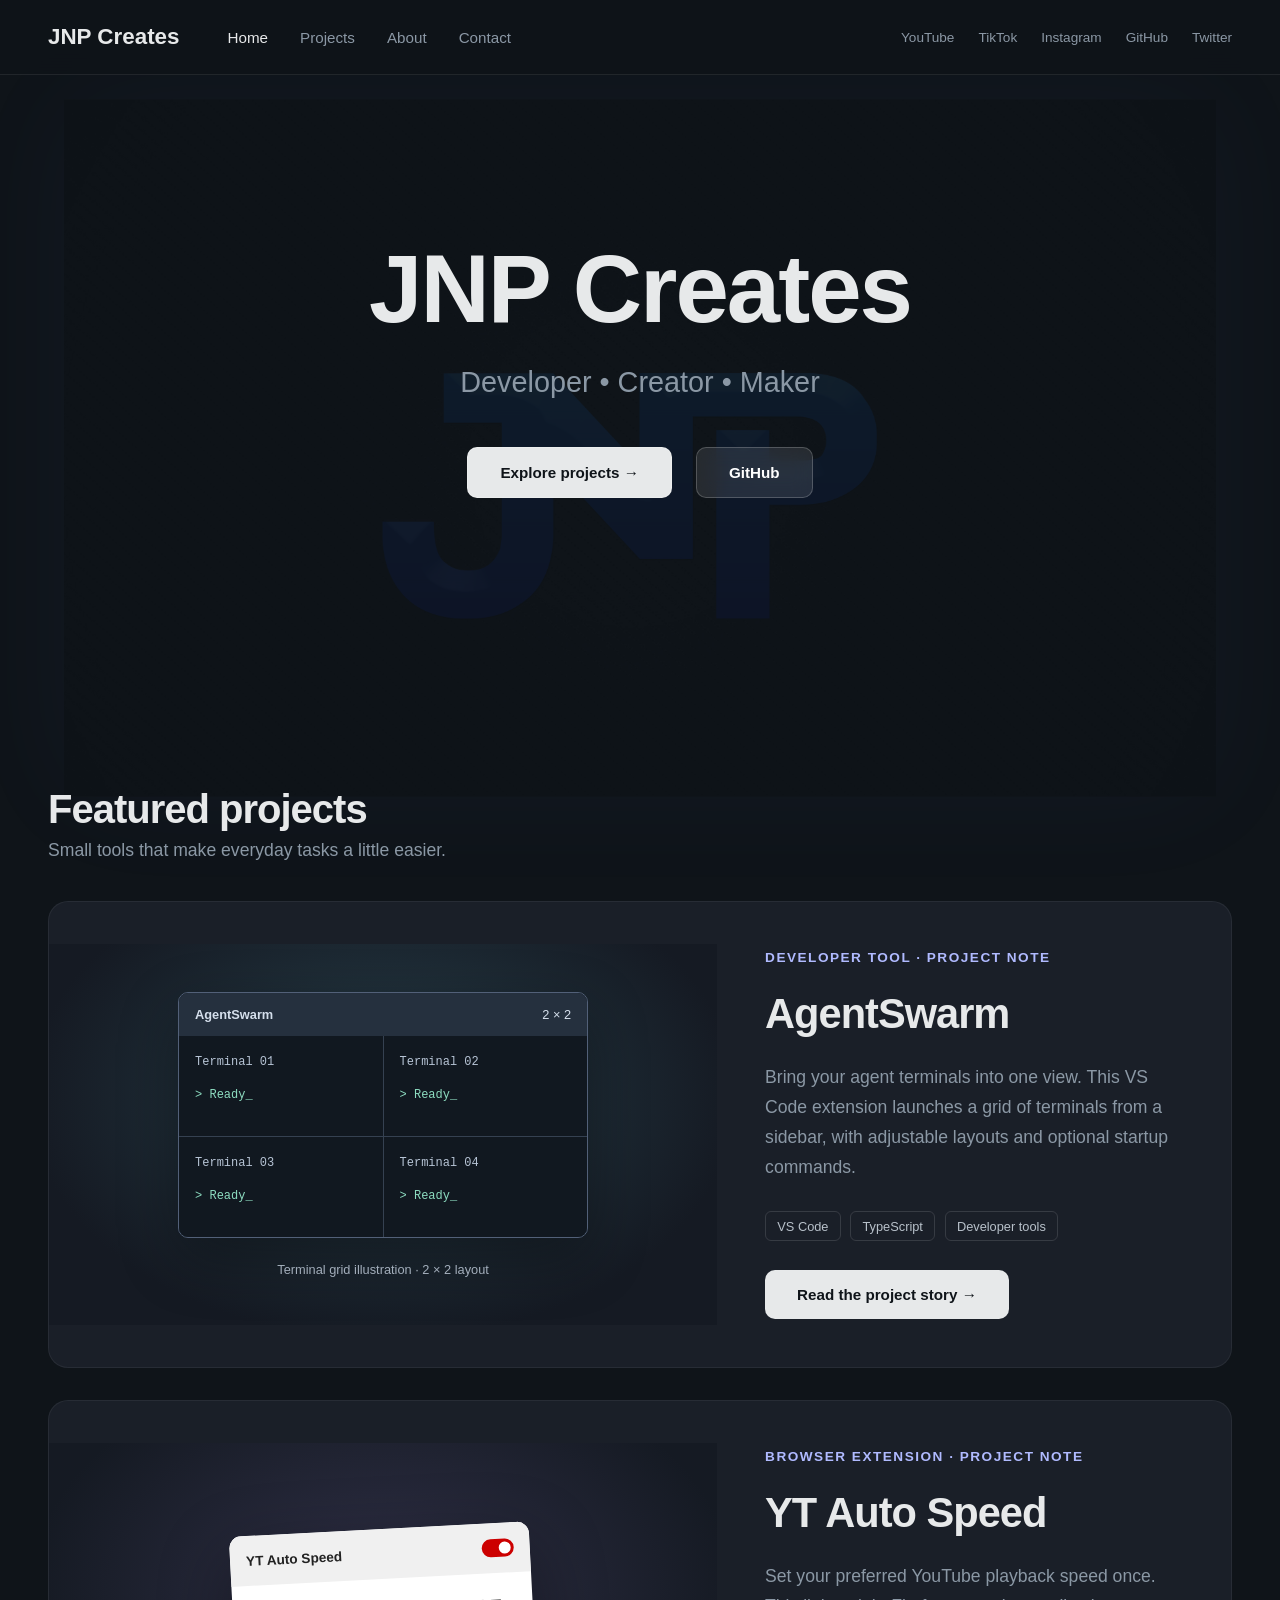
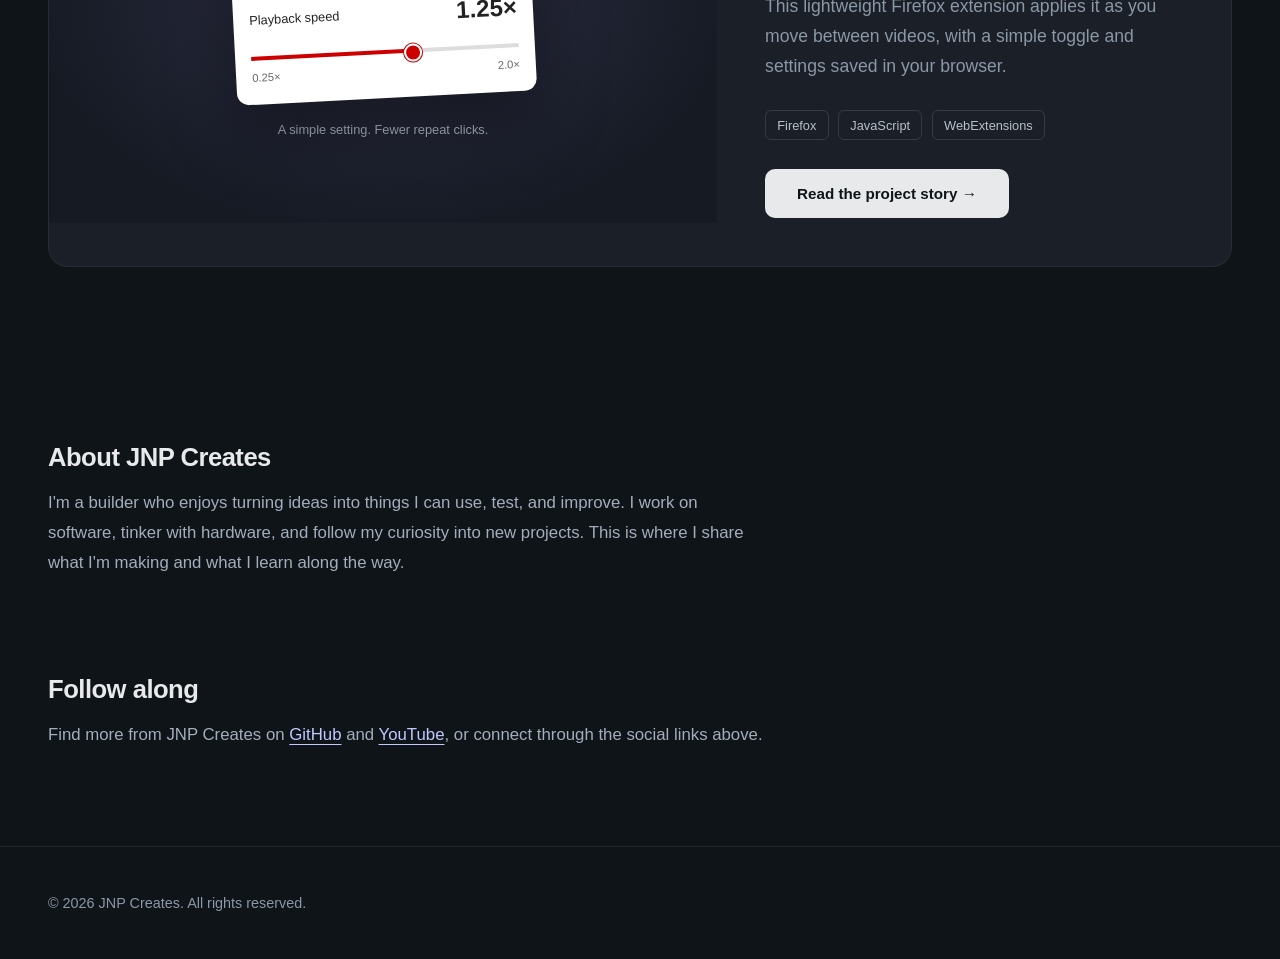
<file: index.html>
<!DOCTYPE html>
<html lang="en">
<head>
    <meta charset="UTF-8">
    <meta name="viewport" content="width=device-width, initial-scale=1.0">
    <title>JNP Creates - Developer &amp; Creator</title>
    <meta name="description" content="Small tools, creative projects, and notes on how they are built. Explore the latest work from JNP Creates.">
    <link rel="canonical" href="https://jnpcreates.com/">
    <meta property="og:type" content="website">
    <meta property="og:title" content="JNP Creates - Developer &amp; Creator">
    <meta property="og:description" content="Small tools, creative projects, and notes on how they are built. Explore the latest work from JNP Creates.">
    <meta property="og:url" content="https://jnpcreates.com/">
    <meta property="og:image" content="https://jnpcreates.com/jnp-logo.png">
    <link rel="icon" href="jnp-logo.png" type="image/png">
    <link rel="stylesheet" href="styles.css">
    <link rel="stylesheet" href="showcase.css">
</head>
<body>
    <a class="skip-link" href="#main">Skip to content</a>
    <div class="bg-logo" aria-hidden="true"><img src="jnp-logo.png" alt=""></div>
    <nav aria-label="Main navigation">
        <div class="nav-left">
            <a class="logo" href="index.html">JNP Creates</a>
            <div class="nav-tabs">
                <a href="index.html" class="active" aria-current="page">Home</a>
                <a href="projects.html">Projects</a>
                <a href="index.html#about">About</a>
                <a href="index.html#contact">Contact</a>
            </div>
        </div>
        <div class="social-nav">
            <a href="https://youtube.com/@jnpcreates" target="_blank" rel="noopener noreferrer">YouTube</a>
            <a href="https://tiktok.com/@jnpcreates" target="_blank" rel="noopener noreferrer">TikTok</a>
            <a href="https://instagram.com/jnp_creates" target="_blank" rel="noopener noreferrer">Instagram</a>
            <a href="https://github.com/jnpcreates" target="_blank" rel="noopener noreferrer">GitHub</a>
            <a href="https://twitter.com/jnpcreates" target="_blank" rel="noopener noreferrer">Twitter</a>
        </div>
    </nav>
    <main class="container" id="main">
        <section class="hero-section">
            <div class="hero-content">
                <h1>JNP Creates</h1>
                <p class="tagline">Developer &bull; Creator &bull; Maker</p>
                <div class="hero-social-links">
                    <a class="primary-link" href="projects.html">Explore projects &rarr;</a>
                    <a href="https://github.com/jnpcreates" target="_blank" rel="noopener noreferrer">GitHub</a>
                </div>
            </div>
        </section>
        <section class="work-section" id="work" aria-labelledby="featured-title">
            <div class="section-header"><h2 id="featured-title">Featured projects</h2><p>Small tools that make everyday tasks a little easier.</p></div>
            <article class="project-item">
    <div class="project-wrapper"><div class="project-grid">
        <figure class="project-visual swarm-visual" aria-label="Illustration of a two by two terminal grid">
    <div class="swarm-window" aria-hidden="true">
        <div class="swarm-titlebar"><strong>AgentSwarm</strong><span>2 &times; 2</span></div>
        <div class="swarm-grid">
            <div class="swarm-terminal"><span>Terminal 01</span><span class="swarm-prompt">&gt; Ready_</span></div>
            <div class="swarm-terminal"><span>Terminal 02</span><span class="swarm-prompt">&gt; Ready_</span></div>
            <div class="swarm-terminal"><span>Terminal 03</span><span class="swarm-prompt">&gt; Ready_</span></div>
            <div class="swarm-terminal"><span>Terminal 04</span><span class="swarm-prompt">&gt; Ready_</span></div>
        </div>
    </div>
    <figcaption class="visual-caption">Terminal grid illustration &middot; 2 &times; 2 layout</figcaption>
</figure>
        <div class="project-details">
            <p class="project-category">Developer tool &middot; Project note</p>
            <h3 class="project-name">AgentSwarm</h3>
            <p class="project-desc">Bring your agent terminals into one view. This VS Code extension launches a grid of terminals from a sidebar, with adjustable layouts and optional startup commands.</p>
            <ul class="tags" aria-label="Technologies"><li>VS Code</li><li>TypeScript</li><li>Developer tools</li></ul>
            <a href="projects/agentswarm.html" class="view-project-btn">Read the project story &rarr;</a>
        </div>
    </div></div>
</article>
            <article class="project-item">
    <div class="project-wrapper"><div class="project-grid">
        <figure class="project-visual" aria-label="Illustration of the YT Auto Speed popup">
    <div class="speed-popup" aria-hidden="true">
        <div class="popup-header"><span>YT Auto Speed</span><span class="popup-toggle"></span></div>
        <div class="popup-body">
            <div class="popup-speed"><span>Playback speed</span><strong>1.25&times;</strong></div>
            <div class="popup-track"></div>
            <div class="popup-range"><span>0.25&times;</span><span>2.0&times;</span></div>
        </div>
    </div>
    <figcaption class="visual-caption">A simple setting. Fewer repeat clicks.</figcaption>
</figure>
        <div class="project-details">
            <p class="project-category">Browser extension &middot; Project note</p>
            <h3 class="project-name">YT Auto Speed</h3>
            <p class="project-desc">Set your preferred YouTube playback speed once. This lightweight Firefox extension applies it as you move between videos, with a simple toggle and settings saved in your browser.</p>
            <ul class="tags" aria-label="Technologies"><li>Firefox</li><li>JavaScript</li><li>WebExtensions</li></ul>
            <a href="projects/yt-auto-speed.html" class="view-project-btn">Read the project story &rarr;</a>
        </div>
    </div></div>
</article>
        </section>
        <section class="info-section" id="about" aria-labelledby="about-title">
            <h2 id="about-title">About JNP Creates</h2>
            <p>I'm a builder who enjoys turning ideas into things I can use, test, and improve. I work on software, tinker with hardware, and follow my curiosity into new projects. This is where I share what I'm making and what I learn along the way.</p>
        </section>
        <section class="info-section" id="contact" aria-labelledby="contact-title">
            <h2 id="contact-title">Follow along</h2>
            <p>Find more from JNP Creates on <a href="https://github.com/jnpcreates" target="_blank" rel="noopener noreferrer">GitHub</a> and <a href="https://youtube.com/@jnpcreates" target="_blank" rel="noopener noreferrer">YouTube</a>, or connect through the social links above.</p>
        </section>
    </main>
    <footer class="footer-area"><div class="container"><p class="footer-copy">&copy; 2026 JNP Creates. All rights reserved.</p></div></footer>
</body>
</html>
</file>
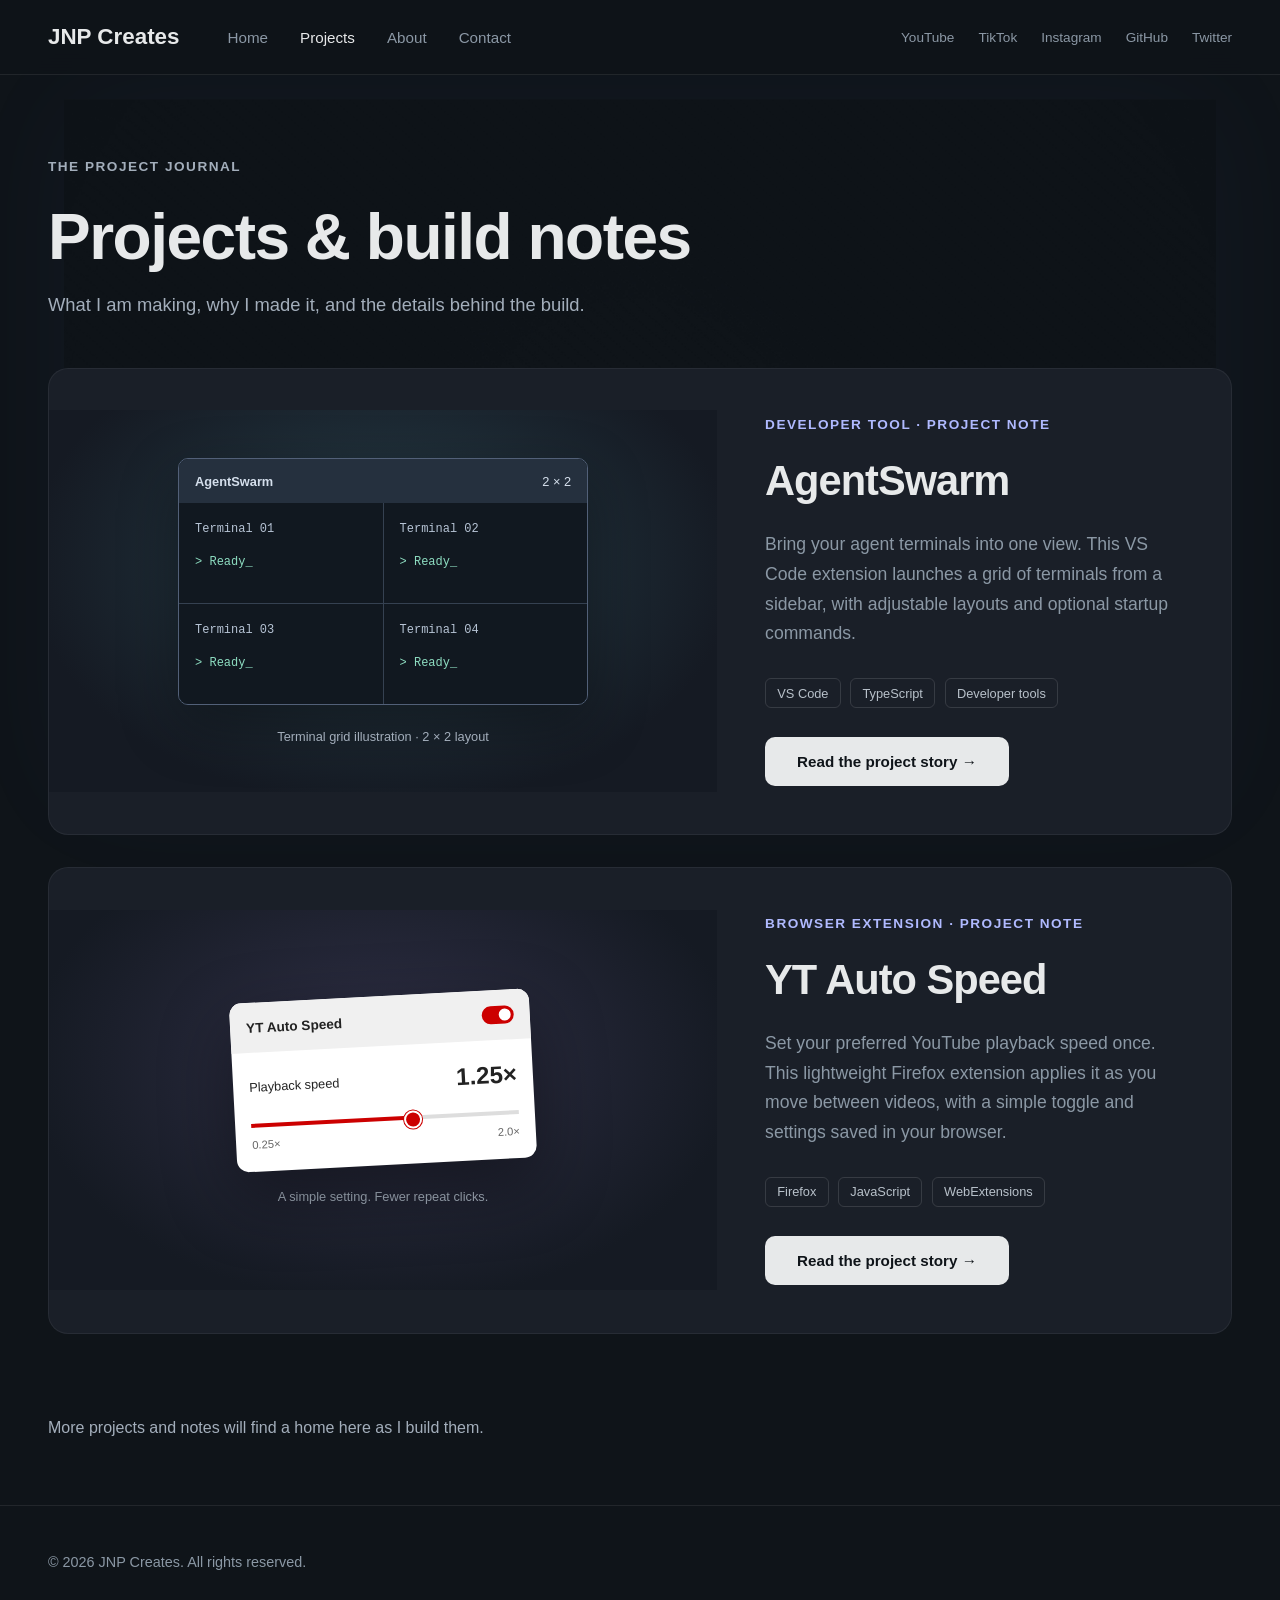
<file: projects.html>
<!DOCTYPE html>
<html lang="en">
<head>
    <meta charset="UTF-8">
    <meta name="viewport" content="width=device-width, initial-scale=1.0">
    <title>Projects &amp; Build Notes - JNP Creates</title>
    <meta name="description" content="Explore AgentSwarm, YT Auto Speed, and short build notes from JNP Creates.">
    <link rel="canonical" href="https://jnpcreates.com/projects.html">
    <meta property="og:type" content="website">
    <meta property="og:title" content="Projects &amp; Build Notes - JNP Creates">
    <meta property="og:description" content="Explore AgentSwarm, YT Auto Speed, and short build notes from JNP Creates.">
    <meta property="og:url" content="https://jnpcreates.com/projects.html">
    <meta property="og:image" content="https://jnpcreates.com/jnp-logo.png">
    <link rel="icon" href="jnp-logo.png" type="image/png">
    <link rel="stylesheet" href="styles.css">
    <link rel="stylesheet" href="showcase.css">
</head>
<body>
    <a class="skip-link" href="#main">Skip to content</a>
    <div class="bg-logo" aria-hidden="true"><img src="jnp-logo.png" alt=""></div>
    <nav aria-label="Main navigation">
        <div class="nav-left">
            <a class="logo" href="index.html">JNP Creates</a>
            <div class="nav-tabs">
                <a href="index.html">Home</a>
                <a href="projects.html" class="active" aria-current="page">Projects</a>
                <a href="index.html#about">About</a>
                <a href="index.html#contact">Contact</a>
            </div>
        </div>
        <div class="social-nav">
            <a href="https://youtube.com/@jnpcreates" target="_blank" rel="noopener noreferrer">YouTube</a>
            <a href="https://tiktok.com/@jnpcreates" target="_blank" rel="noopener noreferrer">TikTok</a>
            <a href="https://instagram.com/jnp_creates" target="_blank" rel="noopener noreferrer">Instagram</a>
            <a href="https://github.com/jnpcreates" target="_blank" rel="noopener noreferrer">GitHub</a>
            <a href="https://twitter.com/jnpcreates" target="_blank" rel="noopener noreferrer">Twitter</a>
        </div>
    </nav>
    <main class="container" id="main">
        <header class="page-header">
            <p class="project-category">The project journal</p>
            <h1>Projects &amp; build notes</h1>
            <p>What I am making, why I made it, and the details behind the build.</p>
        </header>
        <section class="projects-list" aria-label="Project stories">
            <article class="project-item">
    <div class="project-wrapper"><div class="project-grid">
        <figure class="project-visual swarm-visual" aria-label="Illustration of a two by two terminal grid">
    <div class="swarm-window" aria-hidden="true">
        <div class="swarm-titlebar"><strong>AgentSwarm</strong><span>2 &times; 2</span></div>
        <div class="swarm-grid">
            <div class="swarm-terminal"><span>Terminal 01</span><span class="swarm-prompt">&gt; Ready_</span></div>
            <div class="swarm-terminal"><span>Terminal 02</span><span class="swarm-prompt">&gt; Ready_</span></div>
            <div class="swarm-terminal"><span>Terminal 03</span><span class="swarm-prompt">&gt; Ready_</span></div>
            <div class="swarm-terminal"><span>Terminal 04</span><span class="swarm-prompt">&gt; Ready_</span></div>
        </div>
    </div>
    <figcaption class="visual-caption">Terminal grid illustration &middot; 2 &times; 2 layout</figcaption>
</figure>
        <div class="project-details">
            <p class="project-category">Developer tool &middot; Project note</p>
            <h2 class="project-name">AgentSwarm</h2>
            <p class="project-desc">Bring your agent terminals into one view. This VS Code extension launches a grid of terminals from a sidebar, with adjustable layouts and optional startup commands.</p>
            <ul class="tags" aria-label="Technologies"><li>VS Code</li><li>TypeScript</li><li>Developer tools</li></ul>
            <a href="projects/agentswarm.html" class="view-project-btn">Read the project story &rarr;</a>
        </div>
    </div></div>
</article>
            <article class="project-item">
    <div class="project-wrapper"><div class="project-grid">
        <figure class="project-visual" aria-label="Illustration of the YT Auto Speed popup">
    <div class="speed-popup" aria-hidden="true">
        <div class="popup-header"><span>YT Auto Speed</span><span class="popup-toggle"></span></div>
        <div class="popup-body">
            <div class="popup-speed"><span>Playback speed</span><strong>1.25&times;</strong></div>
            <div class="popup-track"></div>
            <div class="popup-range"><span>0.25&times;</span><span>2.0&times;</span></div>
        </div>
    </div>
    <figcaption class="visual-caption">A simple setting. Fewer repeat clicks.</figcaption>
</figure>
        <div class="project-details">
            <p class="project-category">Browser extension &middot; Project note</p>
            <h2 class="project-name">YT Auto Speed</h2>
            <p class="project-desc">Set your preferred YouTube playback speed once. This lightweight Firefox extension applies it as you move between videos, with a simple toggle and settings saved in your browser.</p>
            <ul class="tags" aria-label="Technologies"><li>Firefox</li><li>JavaScript</li><li>WebExtensions</li></ul>
            <a href="projects/yt-auto-speed.html" class="view-project-btn">Read the project story &rarr;</a>
        </div>
    </div></div>
</article>
        </section>
        <p class="journal-note">More projects and notes will find a home here as I build them.</p>
    </main>
    <footer class="footer-area"><div class="container"><p class="footer-copy">&copy; 2026 JNP Creates. All rights reserved.</p></div></footer>
</body>
</html>
</file>
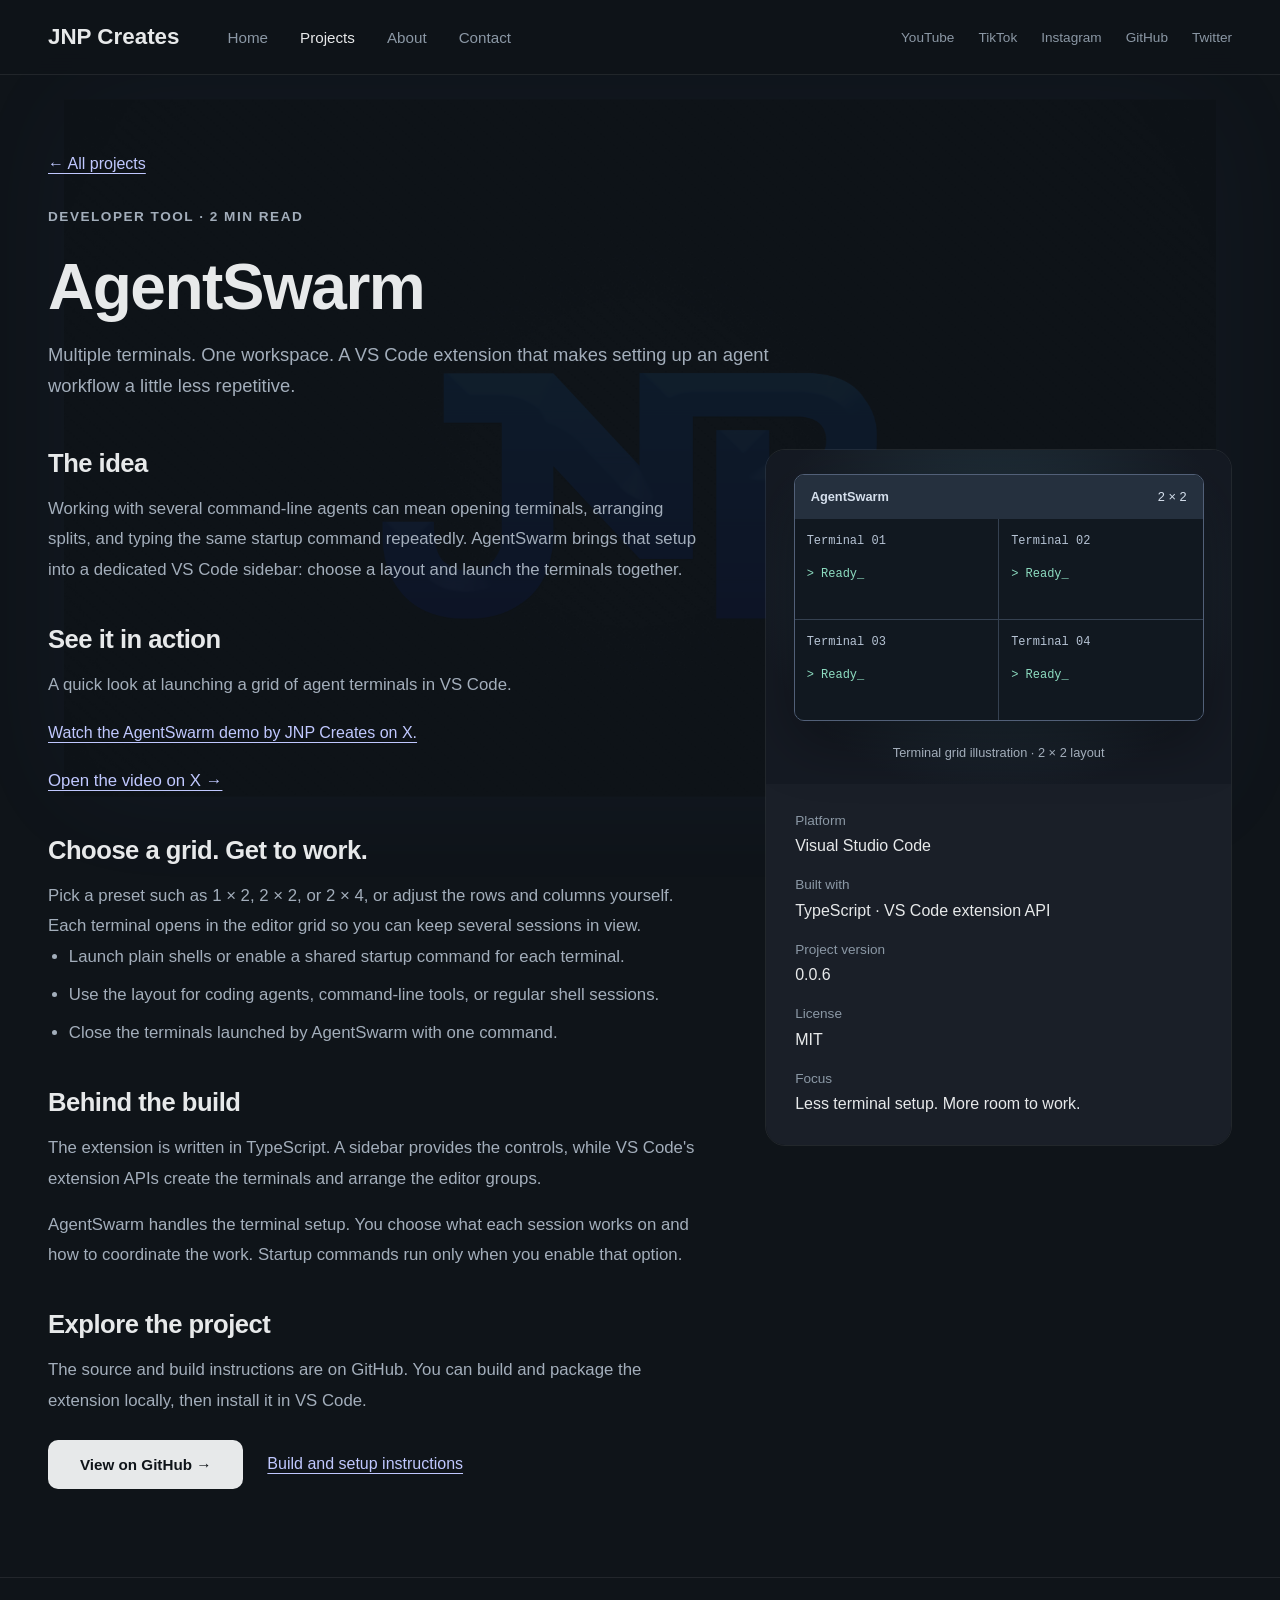
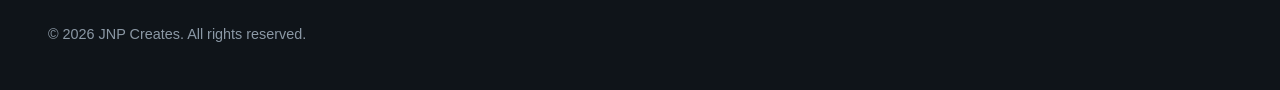
<file: projects/agentswarm.html>
<!DOCTYPE html>
<html lang="en">
<head>
    <meta charset="UTF-8">
    <meta name="viewport" content="width=device-width, initial-scale=1.0">
    <title>AgentSwarm - JNP Creates</title>
    <meta name="description" content="AgentSwarm is a VS Code extension for launching grids of agent terminals. A short look at the workflow, layout controls, and build.">
    <link rel="canonical" href="https://jnpcreates.com/projects/agentswarm.html">
    <meta property="og:type" content="article">
    <meta property="og:title" content="AgentSwarm - JNP Creates">
    <meta property="og:description" content="AgentSwarm is a VS Code extension for launching grids of agent terminals. A short look at the workflow, layout controls, and build.">
    <meta property="og:url" content="https://jnpcreates.com/projects/agentswarm.html">
    <meta property="og:image" content="https://jnpcreates.com/jnp-logo.png">
    <link rel="icon" href="../jnp-logo.png" type="image/png">
    <link rel="stylesheet" href="../styles.css">
    <link rel="stylesheet" href="../showcase.css">
</head>
<body>
    <a class="skip-link" href="#main">Skip to content</a>
    <div class="bg-logo" aria-hidden="true"><img src="../jnp-logo.png" alt=""></div>
    <nav aria-label="Main navigation">
        <div class="nav-left">
            <a class="logo" href="../index.html">JNP Creates</a>
            <div class="nav-tabs">
                <a href="../index.html">Home</a>
                <a href="../projects.html" class="active">Projects</a>
                <a href="../index.html#about">About</a>
                <a href="../index.html#contact">Contact</a>
            </div>
        </div>
        <div class="social-nav">
            <a href="https://youtube.com/@jnpcreates" target="_blank" rel="noopener noreferrer">YouTube</a>
            <a href="https://tiktok.com/@jnpcreates" target="_blank" rel="noopener noreferrer">TikTok</a>
            <a href="https://instagram.com/jnp_creates" target="_blank" rel="noopener noreferrer">Instagram</a>
            <a href="https://github.com/jnpcreates" target="_blank" rel="noopener noreferrer">GitHub</a>
            <a href="https://twitter.com/jnpcreates" target="_blank" rel="noopener noreferrer">Twitter</a>
        </div>
    </nav>
    <main class="container" id="main">
        <header class="page-header">
            <a class="back-link" href="../projects.html">&larr; All projects</a>
            <p class="project-category">Developer tool &middot; 2 min read</p>
            <h1>AgentSwarm</h1>
            <p>Multiple terminals. One workspace. A VS Code extension that makes setting up an agent workflow a little less repetitive.</p>
        </header>
        <div class="article-layout">
            <article class="article-body" aria-label="Project story">
                <section aria-labelledby="idea-title">
                    <h2 id="idea-title">The idea</h2>
                    <p>Working with several command-line agents can mean opening terminals, arranging splits, and typing the same startup command repeatedly. AgentSwarm brings that setup into a dedicated VS Code sidebar: choose a layout and launch the terminals together.</p>
                </section>
                <section class="demo-section" aria-labelledby="demo-title">
                    <h2 id="demo-title">See it in action</h2>
                    <p>A quick look at launching a grid of agent terminals in VS Code.</p>
                    <blockquote class="twitter-tweet" data-theme="dark" data-dnt="true" data-conversation="none">
                        <a href="https://x.com/JNPCreates/status/2064883239492235755">Watch the AgentSwarm demo by JNP Creates on X.</a>
                    </blockquote>
                    <p><a href="https://x.com/JNPCreates/status/2064883239492235755/video/1" target="_blank" rel="noopener noreferrer">Open the video on X &rarr;</a></p>
                </section>
                <section aria-labelledby="workflow-title">
                    <h2 id="workflow-title">Choose a grid. Get to work.</h2>
                    <p>Pick a preset such as 1 &times; 2, 2 &times; 2, or 2 &times; 4, or adjust the rows and columns yourself. Each terminal opens in the editor grid so you can keep several sessions in view.</p>
                    <ul>
                        <li>Launch plain shells or enable a shared startup command for each terminal.</li>
                        <li>Use the layout for coding agents, command-line tools, or regular shell sessions.</li>
                        <li>Close the terminals launched by AgentSwarm with one command.</li>
                    </ul>
                </section>
                <section aria-labelledby="build-title">
                    <h2 id="build-title">Behind the build</h2>
                    <p>The extension is written in TypeScript. A sidebar provides the controls, while VS Code's extension APIs create the terminals and arrange the editor groups.</p>
                    <p>AgentSwarm handles the terminal setup. You choose what each session works on and how to coordinate the work. Startup commands run only when you enable that option.</p>
                </section>
                <section aria-labelledby="source-title">
                    <h2 id="source-title">Explore the project</h2>
                    <p>The source and build instructions are on GitHub. You can build and package the extension locally, then install it in VS Code.</p>
                    <div class="project-actions">
                        <a class="view-project-btn" href="https://github.com/JNPCreates/agentswarm-vscode" target="_blank" rel="noopener noreferrer">View on GitHub &rarr;</a>
                        <a href="https://github.com/JNPCreates/agentswarm-vscode#build-from-source" target="_blank" rel="noopener noreferrer">Build and setup instructions</a>
                    </div>
                </section>
            </article>
            <aside class="article-aside" aria-label="Project details">
                <figure class="project-visual swarm-visual" aria-label="Illustration of a two by two terminal grid">
    <div class="swarm-window" aria-hidden="true">
        <div class="swarm-titlebar"><strong>AgentSwarm</strong><span>2 &times; 2</span></div>
        <div class="swarm-grid">
            <div class="swarm-terminal"><span>Terminal 01</span><span class="swarm-prompt">&gt; Ready_</span></div>
            <div class="swarm-terminal"><span>Terminal 02</span><span class="swarm-prompt">&gt; Ready_</span></div>
            <div class="swarm-terminal"><span>Terminal 03</span><span class="swarm-prompt">&gt; Ready_</span></div>
            <div class="swarm-terminal"><span>Terminal 04</span><span class="swarm-prompt">&gt; Ready_</span></div>
        </div>
    </div>
    <figcaption class="visual-caption">Terminal grid illustration &middot; 2 &times; 2 layout</figcaption>
</figure>
                <dl class="project-facts">
                    <dt>Platform</dt><dd>Visual Studio Code</dd>
                    <dt>Built with</dt><dd>TypeScript &middot; VS Code extension API</dd>
                    <dt>Project version</dt><dd>0.0.6</dd>
                    <dt>License</dt><dd>MIT</dd>
                    <dt>Focus</dt><dd>Less terminal setup. More room to work.</dd>
                </dl>
            </aside>
        </div>
    </main>
    <footer class="footer-area"><div class="container"><p class="footer-copy">&copy; 2026 JNP Creates. All rights reserved.</p></div></footer>
    <script async src="https://platform.twitter.com/widgets.js" charset="utf-8"></script>
</body>
</html>
</file>
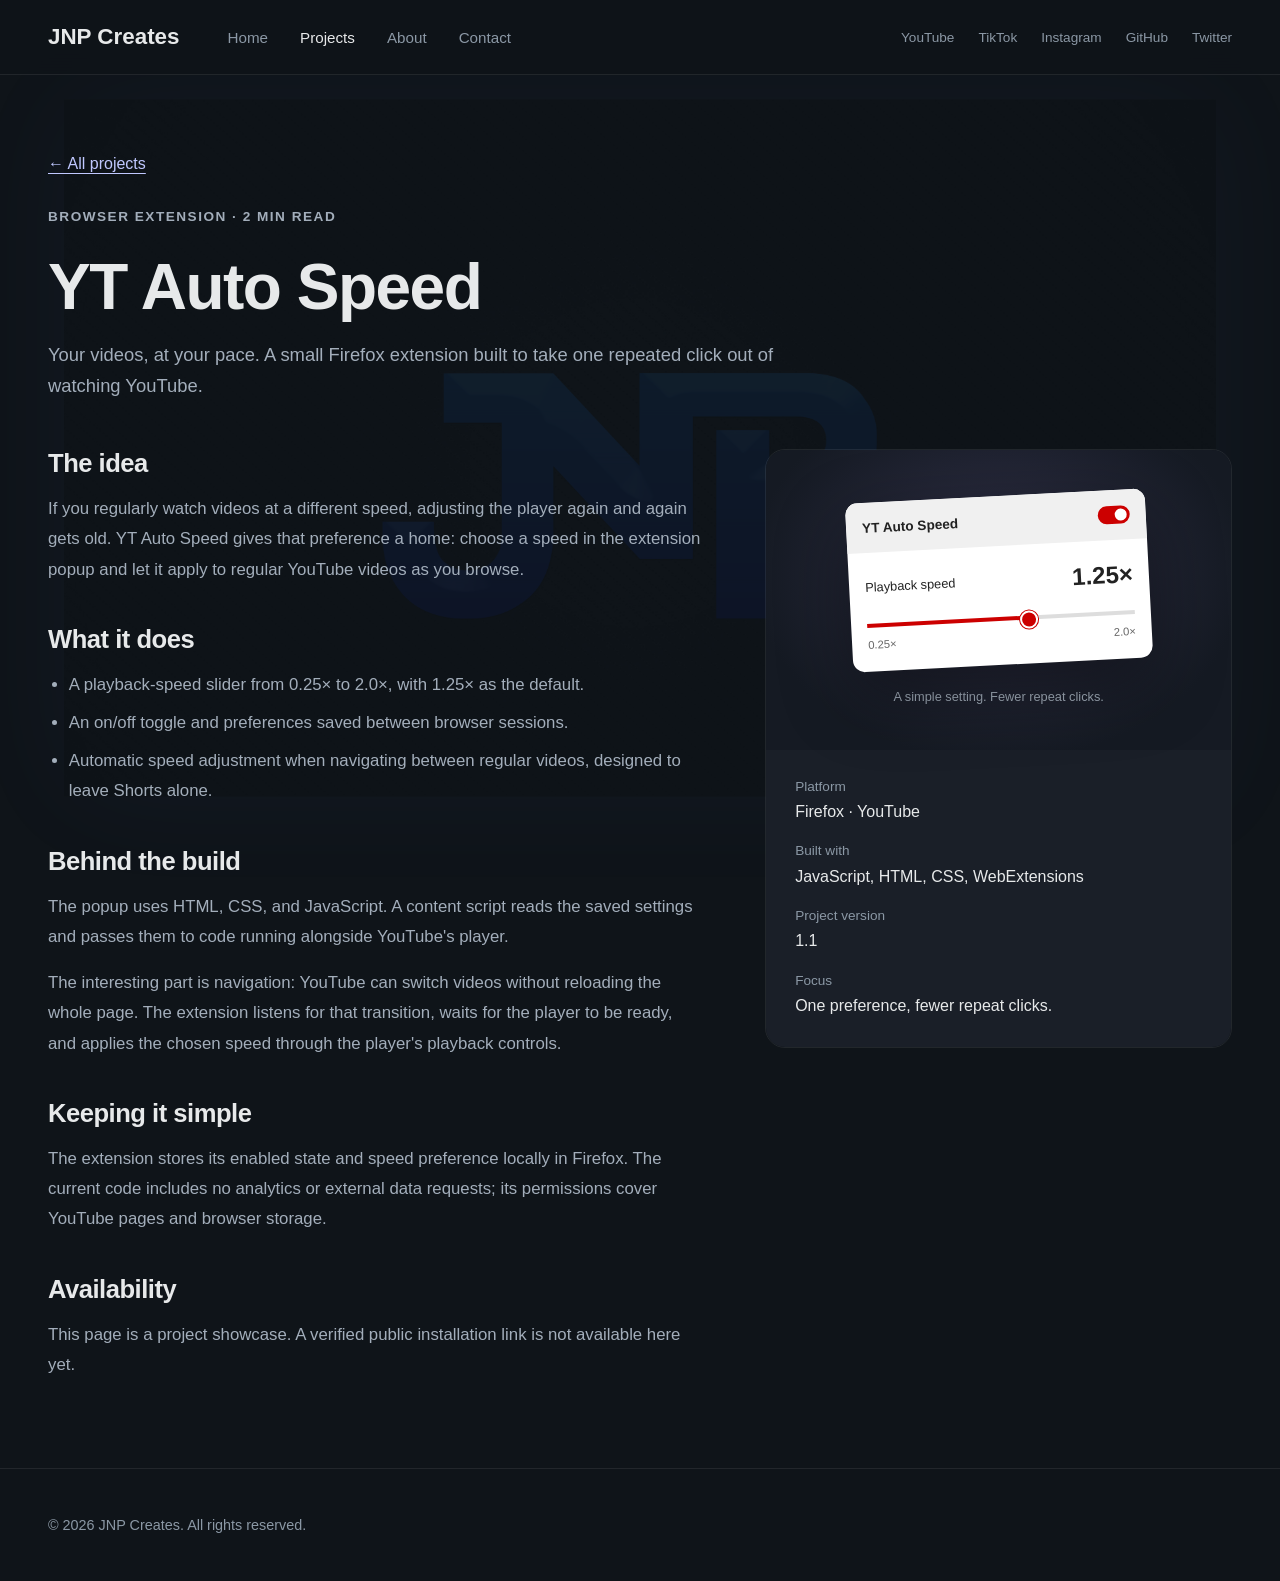
<file: projects/yt-auto-speed.html>
<!DOCTYPE html>
<html lang="en">
<head>
    <meta charset="UTF-8">
    <meta name="viewport" content="width=device-width, initial-scale=1.0">
    <title>YT Auto Speed - JNP Creates</title>
    <meta name="description" content="A lightweight Firefox extension that remembers your preferred YouTube playback speed. A short project note on the idea, features, and implementation.">
    <link rel="canonical" href="https://jnpcreates.com/projects/yt-auto-speed.html">
    <meta property="og:type" content="article">
    <meta property="og:title" content="YT Auto Speed - JNP Creates">
    <meta property="og:description" content="A lightweight Firefox extension that remembers your preferred YouTube playback speed. A short project note on the idea, features, and implementation.">
    <meta property="og:url" content="https://jnpcreates.com/projects/yt-auto-speed.html">
    <meta property="og:image" content="https://jnpcreates.com/jnp-logo.png">
    <link rel="icon" href="../jnp-logo.png" type="image/png">
    <link rel="stylesheet" href="../styles.css">
    <link rel="stylesheet" href="../showcase.css">
</head>
<body>
    <a class="skip-link" href="#main">Skip to content</a>
    <div class="bg-logo" aria-hidden="true"><img src="../jnp-logo.png" alt=""></div>
    <nav aria-label="Main navigation">
        <div class="nav-left">
            <a class="logo" href="../index.html">JNP Creates</a>
            <div class="nav-tabs">
                <a href="../index.html">Home</a>
                <a href="../projects.html" class="active">Projects</a>
                <a href="../index.html#about">About</a>
                <a href="../index.html#contact">Contact</a>
            </div>
        </div>
        <div class="social-nav">
            <a href="https://youtube.com/@jnpcreates" target="_blank" rel="noopener noreferrer">YouTube</a>
            <a href="https://tiktok.com/@jnpcreates" target="_blank" rel="noopener noreferrer">TikTok</a>
            <a href="https://instagram.com/jnp_creates" target="_blank" rel="noopener noreferrer">Instagram</a>
            <a href="https://github.com/jnpcreates" target="_blank" rel="noopener noreferrer">GitHub</a>
            <a href="https://twitter.com/jnpcreates" target="_blank" rel="noopener noreferrer">Twitter</a>
        </div>
    </nav>
    <main class="container" id="main">
        <header class="page-header">
            <a class="back-link" href="../projects.html">&larr; All projects</a>
            <p class="project-category">Browser extension &middot; 2 min read</p>
            <h1>YT Auto Speed</h1>
            <p>Your videos, at your pace. A small Firefox extension built to take one repeated click out of watching YouTube.</p>
        </header>
        <div class="article-layout">
            <article class="article-body" aria-label="Project story">
                <section aria-labelledby="idea-title">
                    <h2 id="idea-title">The idea</h2>
                    <p>If you regularly watch videos at a different speed, adjusting the player again and again gets old. YT Auto Speed gives that preference a home: choose a speed in the extension popup and let it apply to regular YouTube videos as you browse.</p>
                </section>
                <section aria-labelledby="features-title">
                    <h2 id="features-title">What it does</h2>
                    <ul>
                        <li>A playback-speed slider from 0.25&times; to 2.0&times;, with 1.25&times; as the default.</li>
                        <li>An on/off toggle and preferences saved between browser sessions.</li>
                        <li>Automatic speed adjustment when navigating between regular videos, designed to leave Shorts alone.</li>
                    </ul>
                </section>
                <section aria-labelledby="build-title">
                    <h2 id="build-title">Behind the build</h2>
                    <p>The popup uses HTML, CSS, and JavaScript. A content script reads the saved settings and passes them to code running alongside YouTube's player.</p>
                    <p>The interesting part is navigation: YouTube can switch videos without reloading the whole page. The extension listens for that transition, waits for the player to be ready, and applies the chosen speed through the player's playback controls.</p>
                </section>
                <section aria-labelledby="privacy-title">
                    <h2 id="privacy-title">Keeping it simple</h2>
                    <p>The extension stores its enabled state and speed preference locally in Firefox. The current code includes no analytics or external data requests; its permissions cover YouTube pages and browser storage.</p>
                </section>
                <section aria-labelledby="availability-title">
                    <h2 id="availability-title">Availability</h2>
                    <p>This page is a project showcase. A verified public installation link is not available here yet.</p>
                </section>
            </article>
            <aside class="article-aside" aria-label="Project details">
                <figure class="project-visual" aria-label="Illustration of the YT Auto Speed popup">
    <div class="speed-popup" aria-hidden="true">
        <div class="popup-header"><span>YT Auto Speed</span><span class="popup-toggle"></span></div>
        <div class="popup-body">
            <div class="popup-speed"><span>Playback speed</span><strong>1.25&times;</strong></div>
            <div class="popup-track"></div>
            <div class="popup-range"><span>0.25&times;</span><span>2.0&times;</span></div>
        </div>
    </div>
    <figcaption class="visual-caption">A simple setting. Fewer repeat clicks.</figcaption>
</figure>
                <dl class="project-facts">
                    <dt>Platform</dt><dd>Firefox &middot; YouTube</dd>
                    <dt>Built with</dt><dd>JavaScript, HTML, CSS, WebExtensions</dd>
                    <dt>Project version</dt><dd>1.1</dd>
                    <dt>Focus</dt><dd>One preference, fewer repeat clicks.</dd>
                </dl>
            </aside>
        </div>
    </main>
    <footer class="footer-area"><div class="container"><p class="footer-copy">&copy; 2026 JNP Creates. All rights reserved.</p></div></footer>
</body>
</html>
</file>
<file: styles.css>
* {
    margin: 0;
    padding: 0;
    box-sizing: border-box;
}

body {
    font-family: -apple-system, BlinkMacSystemFont, 'Segoe UI', Roboto, Oxygen, Ubuntu, Cantarell, sans-serif;
    background: #0f1419;
    color: #e7e9ea;
    position: relative;
    overflow-x: hidden;
}

/* Animated Background Logo */
.bg-logo {
    position: fixed;
    top: 50%;
    left: 50%;
    transform: translate(-50%, -50%);
    width: 90%;
    max-width: 1200px;
    height: auto;
    z-index: 0;
    opacity: 0.25;
    pointer-events: none;
}

.bg-logo img {
    width: 100%;
    height: auto;
    filter: drop-shadow(0 0 60px rgba(102, 126, 234, 0.6));
    animation: gradient-pulse 8s ease-in-out infinite;
}

@keyframes gradient-pulse {
    0%, 100% {
        filter: drop-shadow(0 0 60px rgba(102, 126, 234, 0.6));
    }
    50% {
        filter: drop-shadow(0 0 100px rgba(255, 107, 237, 0.8));
    }
}

/* Navigation */
nav {
    padding: 1.5rem 3rem;
    background: rgba(15, 20, 25, 0.95);
    backdrop-filter: blur(20px);
    border-bottom: 1px solid rgba(255,255,255,0.08);
    position: sticky;
    top: 0;
    z-index: 100;
    display: flex;
    justify-content: space-between;
    align-items: center;
}

.nav-left {
    display: flex;
    align-items: center;
    gap: 3rem;
}

.logo {
    font-size: 1.4rem;
    font-weight: 700;
    color: #e7e9ea;
}

.nav-tabs {
    display: flex;
    gap: 2rem;
}

.nav-tabs a {
    color: #8b98a5;
    text-decoration: none;
    font-size: 0.95rem;
    font-weight: 500;
    transition: color 0.3s;
}

.nav-tabs a:hover,
.nav-tabs a.active {
    color: #e7e9ea;
}

.social-nav {
    display: flex;
    gap: 1.5rem;
}

.social-nav a {
    color: #8b98a5;
    text-decoration: none;
    font-size: 0.85rem;
    font-weight: 500;
    transition: color 0.3s;
}

.social-nav a:hover {
    color: #e7e9ea;
}

/* Container */
.container {
    max-width: 1300px;
    margin: 0 auto;
    padding: 0 3rem;
    position: relative;
    z-index: 1;
}

/* Hero Section */
.hero-section {
    min-height: 100vh;
    display: flex;
    align-items: center;
    justify-content: center;
    text-align: center;
    padding: 2rem 2rem 6rem 2rem;
    position: relative;
}

.hero-content {
    max-width: 700px;
    margin-top: -4rem;
}

.hero-section h1 {
    font-size: 6rem;
    font-weight: 800;
    line-height: 1.1;
    margin-bottom: 1.5rem;
    letter-spacing: -2px;
}

.hero-section .tagline {
    font-size: 1.8rem;
    color: #8b98a5;
    margin-bottom: 3rem;
}

.hero-social-links {
    display: flex;
    gap: 1.5rem;
    justify-content: center;
    flex-wrap: wrap;
}

.hero-social-links a {
    color: white;
    text-decoration: none;
    padding: 1rem 2rem;
    background: rgba(255, 255, 255, 0.1);
    border: 1px solid rgba(255, 255, 255, 0.2);
    border-radius: 10px;
    font-weight: 600;
    font-size: 0.95rem;
    transition: all 0.3s ease;
    backdrop-filter: blur(10px);
}

.hero-social-links a:hover {
    background: rgba(255, 255, 255, 0.15);
    border-color: rgba(255, 255, 255, 0.3);
    transform: translateY(-2px);
    box-shadow: 0 5px 15px rgba(0,0,0,0.3);
}

/* Work Section */
.work-section {
    padding: 4rem 0 6rem 0;
}

.section-header {
    margin-bottom: 4rem;
}

.section-header h2 {
    font-size: 2.5rem;
    font-weight: 700;
    letter-spacing: -1px;
    margin-bottom: 0.5rem;
}

.section-header p {
    color: #8b98a5;
    font-size: 1.1rem;
}

/* Project Cards */
.project-item {
    margin-bottom: 6rem;
}

.project-wrapper {
    background: #1a1f28;
    border-radius: 20px;
    overflow: hidden;
    border: 1px solid rgba(255,255,255,0.06);
    transition: all 0.5s cubic-bezier(0.4, 0, 0.2, 1);
}

.project-wrapper:hover {
    transform: translateY(-12px);
    border-color: rgba(255,255,255,0.12);
    box-shadow:
        0 20px 40px rgba(0,0,0,0.4),
        0 0 0 1px rgba(255,255,255,0.05);
}

.project-grid {
    display: grid;
    grid-template-columns: 1.3fr 1fr;
    align-items: center;
}

.project-media-box {
    height: 550px;
    position: relative;
    overflow: hidden;
    background: #0f1419;
}

.project-media-box img {
    width: 100%;
    height: 100%;
    object-fit: cover;
    transition: transform 0.7s cubic-bezier(0.4, 0, 0.2, 1);
}

.project-wrapper:hover .project-media-box img {
    transform: scale(1.08);
}

.project-media-box iframe {
    width: 100%;
    height: 100%;
    border: none;
}

.project-details {
    padding: 4rem;
}

.project-category {
    font-size: 0.85rem;
    color: #8b98a5;
    text-transform: uppercase;
    letter-spacing: 1.5px;
    font-weight: 600;
    margin-bottom: 1.5rem;
}

.project-name {
    font-size: 2.8rem;
    font-weight: 700;
    margin-bottom: 1.5rem;
    line-height: 1.2;
    letter-spacing: -1px;
}

.project-desc {
    font-size: 1.1rem;
    line-height: 1.7;
    color: #8b98a5;
    margin-bottom: 2.5rem;
}

.view-project-btn {
    display: inline-flex;
    align-items: center;
    gap: 0.8rem;
    padding: 1rem 2rem;
    background: #e7e9ea;
    color: #0f1419;
    text-decoration: none;
    border-radius: 10px;
    font-weight: 600;
    font-size: 0.95rem;
    transition: all 0.3s;
}

.view-project-btn:hover {
    background: #fff;
    transform: translateX(4px);
}

/* Footer */
.footer-area {
    padding: 6rem 0;
    border-top: 1px solid rgba(255,255,255,0.08);
    margin-top: 6rem;
}

.footer-grid {
    display: flex;
    justify-content: space-between;
    align-items: center;
}

.footer-copy {
    color: #8b98a5;
    font-size: 0.9rem;
}

@media (max-width: 1024px) {
    .nav-left {
        flex-direction: column;
        gap: 1rem;
        align-items: flex-start;
    }

    nav {
        flex-direction: column;
        gap: 1.5rem;
        align-items: flex-start;
    }

    .social-nav {
        flex-wrap: wrap;
    }

    .project-grid {
        grid-template-columns: 1fr;
    }

    .project-media-box {
        height: 400px;
    }

    .hero-section h1 {
        font-size: 3.5rem;
    }

    .project-name {
        font-size: 2rem;
    }

    .bg-logo {
        width: 100%;
        max-width: 600px;
    }

    .hero-content {
        margin-top: 0;
    }
}
</file>
<file: showcase.css>
/* Shared project journal and responsive refinements. */
html { scroll-behavior: smooth; scroll-padding-top: 12rem; }
a:focus-visible { outline: 3px solid #b0baff; outline-offset: 6px; }
.skip-link { position: absolute; top: -5rem; left: 1rem; z-index: 200; padding: 1rem; background: #e7e9ea; color: #0f1419; }
.skip-link:focus { top: 1rem; }
.logo { text-decoration: none; }
.bg-logo { opacity: 0.08; }
.nav-tabs, .social-nav { flex-wrap: wrap; }
.hero-section { min-height: 72vh; }
.hero-content { margin-top: 0; }
.hero-social-links .primary-link { background: #e7e9ea; color: #0f1419; }
.section-header { margin-bottom: 2.5rem; }
.project-item { margin-bottom: 2rem; }
.project-details { padding: 3rem; }
.project-name { font-size: 2.6rem; }
.project-desc { margin-bottom: 1.8rem; }
.project-category { color: #b0baff; }
.project-visual { min-height: 380px; padding: 3rem; display: flex; flex-direction: column; justify-content: center; align-items: center; gap: 1.5rem; background: radial-gradient(ellipse at 50% 40%, #303047, #151a23 75%); }
.speed-popup { width: 100%; max-width: 300px; background: #fff; color: #222; border-radius: 12px; overflow: hidden; box-shadow: 0 25px 70px #0006; transform: rotate(-3deg); }
.popup-header { display: flex; align-items: center; justify-content: space-between; gap: 1rem; padding: 1rem; background: #f0f0f0; font-size: 0.85rem; font-weight: 600; }
.popup-toggle { width: 32px; height: 18px; border-radius: 20px; background: #c00; position: relative; }
.popup-toggle::after { content: ''; position: absolute; right: 3px; top: 3px; width: 12px; height: 12px; background: white; border-radius: 50%; }
.popup-body { padding: 1.3rem 1rem; }
.popup-speed { display: flex; align-items: center; justify-content: space-between; gap: 1rem; font-size: 0.8rem; }
.popup-speed strong { font-size: 1.5rem; }
.popup-track { height: 4px; background: linear-gradient(to right, #c00 57%, #ddd 57%); margin: 1.4rem 0 0.7rem; position: relative; }
.popup-track::after { content: ''; position: absolute; left: 57%; top: -5px; width: 14px; height: 14px; border-radius: 50%; background: #c00; border: 2px solid white; box-shadow: 0 0 0 1px #c00; }
.popup-range { display: flex; justify-content: space-between; color: #666; font-size: 0.7rem; }
.visual-caption { font-size: 0.8rem; color: #a3aebb; }
.tags { display: flex; gap: 0.6rem; flex-wrap: wrap; margin-bottom: 1.8rem; list-style: none; }
.tags li { padding: 0.4rem 0.7rem; border: 1px solid #ffffff20; border-radius: 6px; font-size: 0.8rem; color: #b8c1ca; }
.page-header { padding: 5rem 0 3rem; max-width: 750px; }
.page-header h1 { font-size: clamp(2.5rem, 6vw, 4rem); letter-spacing: -1.5px; margin-bottom: 1rem; line-height: 1.1; }
.page-header > p { color: #a3aebb; line-height: 1.7; font-size: 1.15rem; }
.page-header .project-category { font-size: 0.85rem; }
.projects-list { padding-bottom: 2rem; }
.journal-note { color: #a3aebb; line-height: 1.7; padding: 1rem 0; }
.info-section { padding: 3rem 0; max-width: 720px; }
.info-section h2, .article-body h2 { font-size: 1.6rem; margin-bottom: 1rem; letter-spacing: -0.5px; }
.info-section p, .article-body p, .article-body li { color: #a3aebb; font-size: 1.05rem; line-height: 1.8; }
.info-section a, .article-body a, .back-link { color: #c0c8ff; text-underline-offset: 4px; }
.article-layout { display: grid; grid-template-columns: minmax(0, 1.4fr) minmax(0, 1fr); gap: 4rem; align-items: start; }
.article-body section { margin-bottom: 2.5rem; }
.article-body p + p { margin-top: 1rem; }
.article-body ul { padding-left: 1.3rem; }
.article-body li + li { margin-top: 0.5rem; }
.article-aside { border: 1px solid #ffffff15; border-radius: 20px; overflow: hidden; }
.article-aside .project-visual { min-height: 300px; padding: 2rem; }
.project-facts { padding: 1.8rem; background: #1a1f28; }
.project-facts dt { color: #8b98a5; font-size: 0.85rem; margin-bottom: 0.4rem; }
.project-facts dd { line-height: 1.5; margin-bottom: 1.2rem; }
.project-facts dd:last-child { margin-bottom: 0; }
.back-link { display: inline-block; margin-bottom: 2rem; }
.swarm-visual { background: radial-gradient(ellipse at 50% 40%, #273e49, #151a23 75%); }
.swarm-window { width: 100%; max-width: 410px; border: 1px solid #526078; border-radius: 10px; overflow: hidden; background: #111820; box-shadow: 0 20px 60px #0005; }
.swarm-titlebar { display: flex; justify-content: space-between; gap: 1rem; padding: 0.9rem 1rem; background: #25303e; color: #d5dfec; font-size: 0.8rem; }
.swarm-grid { display: grid; grid-template-columns: repeat(2, minmax(0, 1fr)); gap: 1px; background: #354151; }
.swarm-terminal { min-height: 100px; padding: 1rem; background: #111820; font-family: Consolas, monospace; font-size: 0.75rem; line-height: 1.8; }
.swarm-terminal span { display: block; color: #b7c4d5; }
.swarm-terminal .swarm-prompt { color: #8ddcc0; margin-top: 0.7rem; }
.project-actions { display: flex; align-items: center; flex-wrap: wrap; gap: 1rem 1.5rem; margin-top: 1.5rem; }
.article-body .view-project-btn { color: #0f1419; text-decoration: none; }
.article-aside .swarm-visual { padding: 1.5rem; }
.article-aside .swarm-terminal { padding: 0.75rem; }
.demo-section .twitter-tweet { margin: 1.5rem 0; max-width: 100%; }
.article-body { min-width: 0; }
.demo-section iframe { max-width: 100% !important; }
.footer-area { padding: 3rem 0; margin-top: 3rem; }
@media (max-width: 1024px) {
    .project-name { font-size: 2.2rem; }
    .article-layout { grid-template-columns: 1fr; gap: 2rem; }
    .article-aside { max-width: 550px; }
}
@media (max-width: 600px) {
    nav { padding: 1.1rem 1.25rem; gap: 1rem; position: relative; }
    .container { padding: 0 1.25rem; }
    .nav-tabs { gap: 1.2rem; }
    .social-nav { gap: 0.8rem 1rem; }
    .hero-section { min-height: auto; padding: 4rem 0; }
    .hero-section h1 { font-size: 3.3rem; }
    .hero-section .tagline { font-size: 1.25rem; margin-bottom: 2rem; }
    .hero-social-links { gap: 0.75rem; }
    .hero-social-links a { padding: 0.85rem 1.2rem; }
    .work-section { padding: 2rem 0; }
    .section-header h2 { font-size: 2rem; }
    .project-details { padding: 1.6rem; }
    .project-visual { min-height: 280px; padding: 2rem; }
    .project-name { font-size: 2rem; }
    .project-desc { font-size: 1rem; }
    .page-header { padding: 3rem 0 2rem; }
    .info-section { padding: 2rem 0; }
}
@media (prefers-reduced-motion: reduce) {
    html { scroll-behavior: auto; }
    *, *::before, *::after { animation: none !important; transition: none !important; }
    .project-wrapper:hover { transform: none; }
}
</file>
